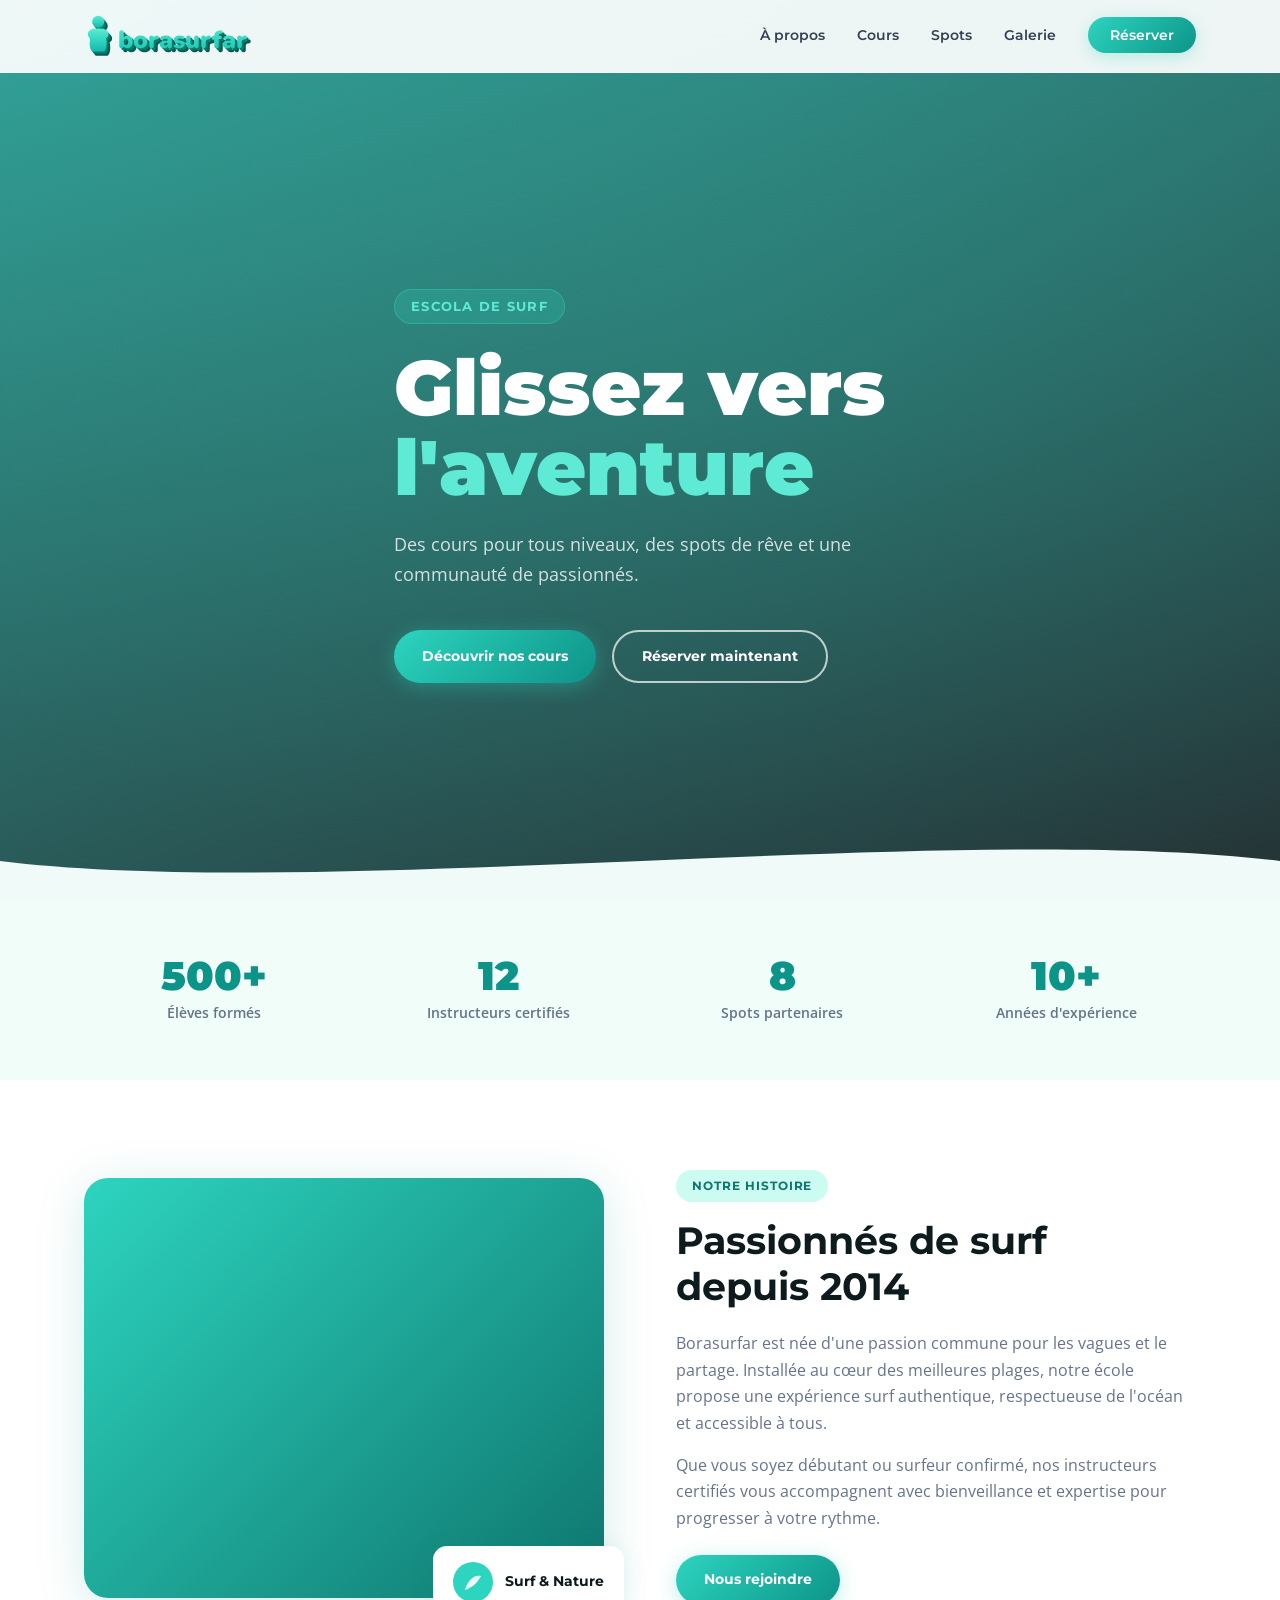
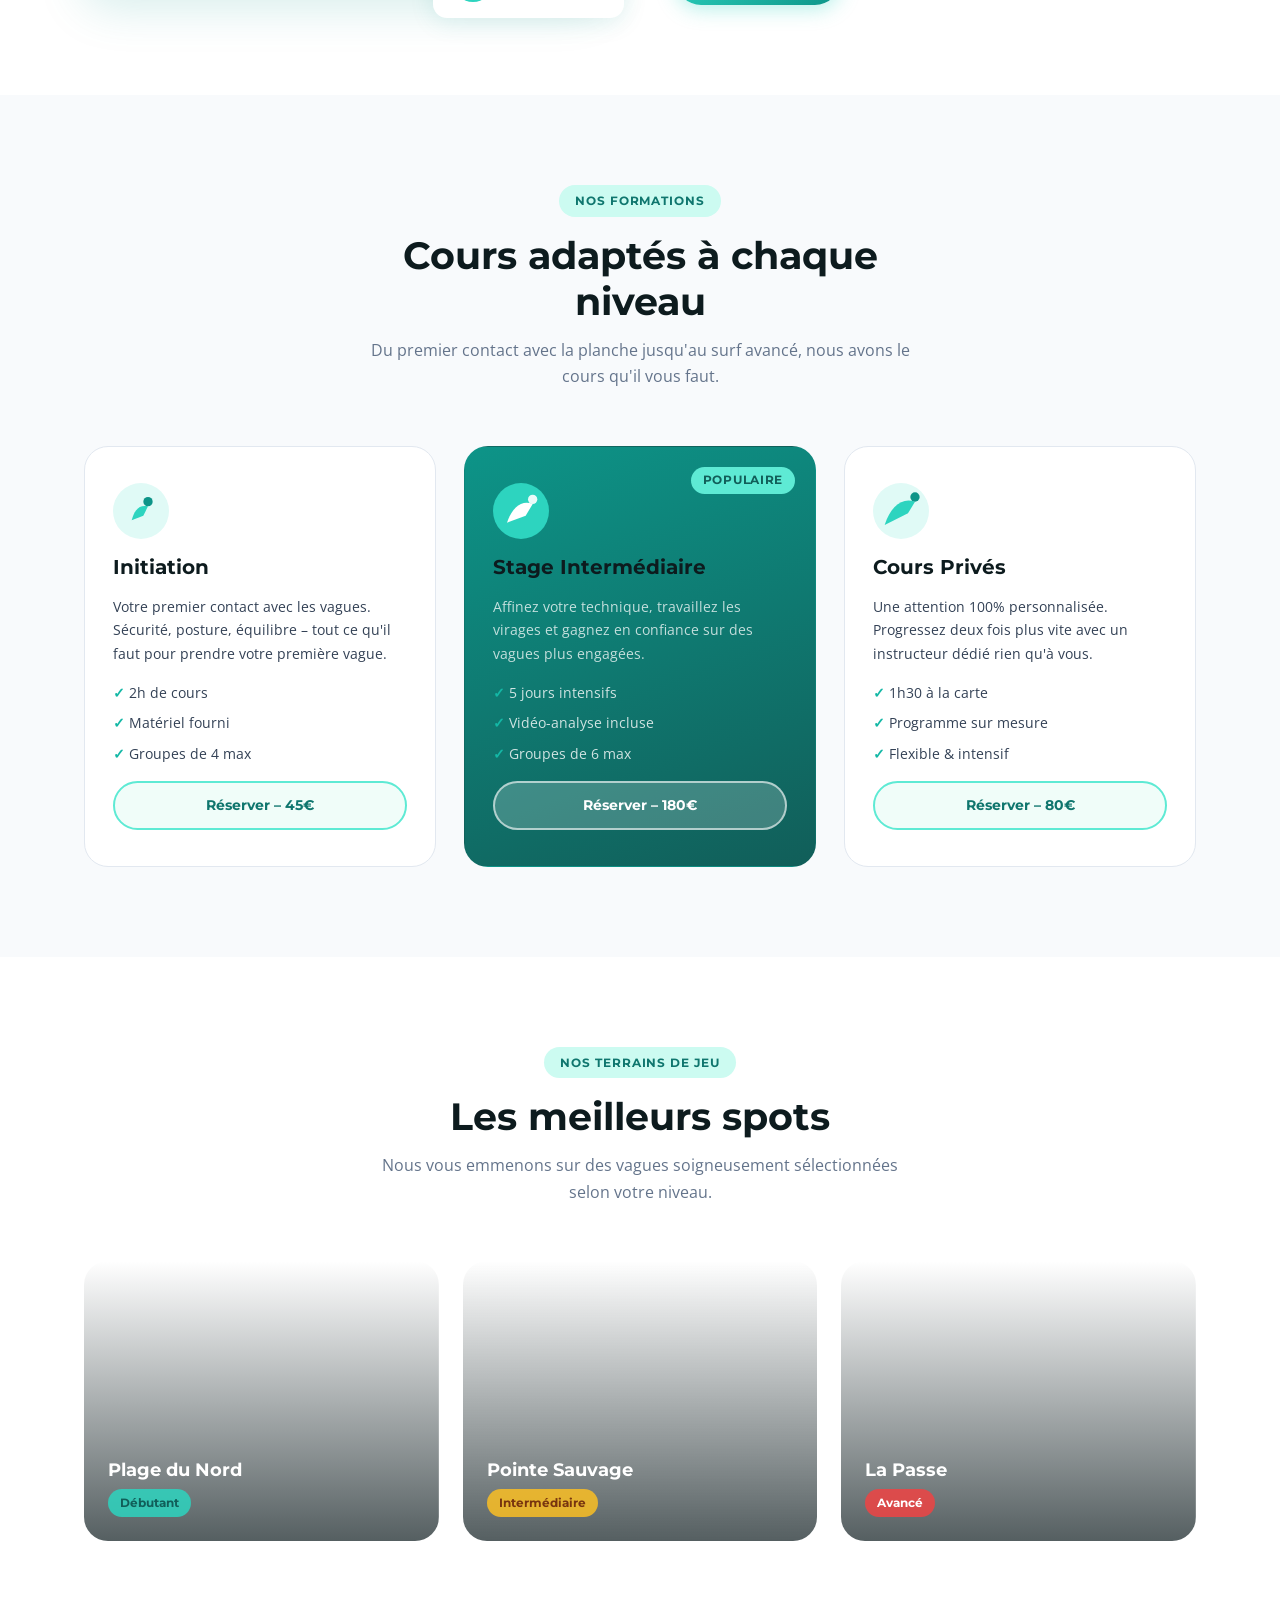
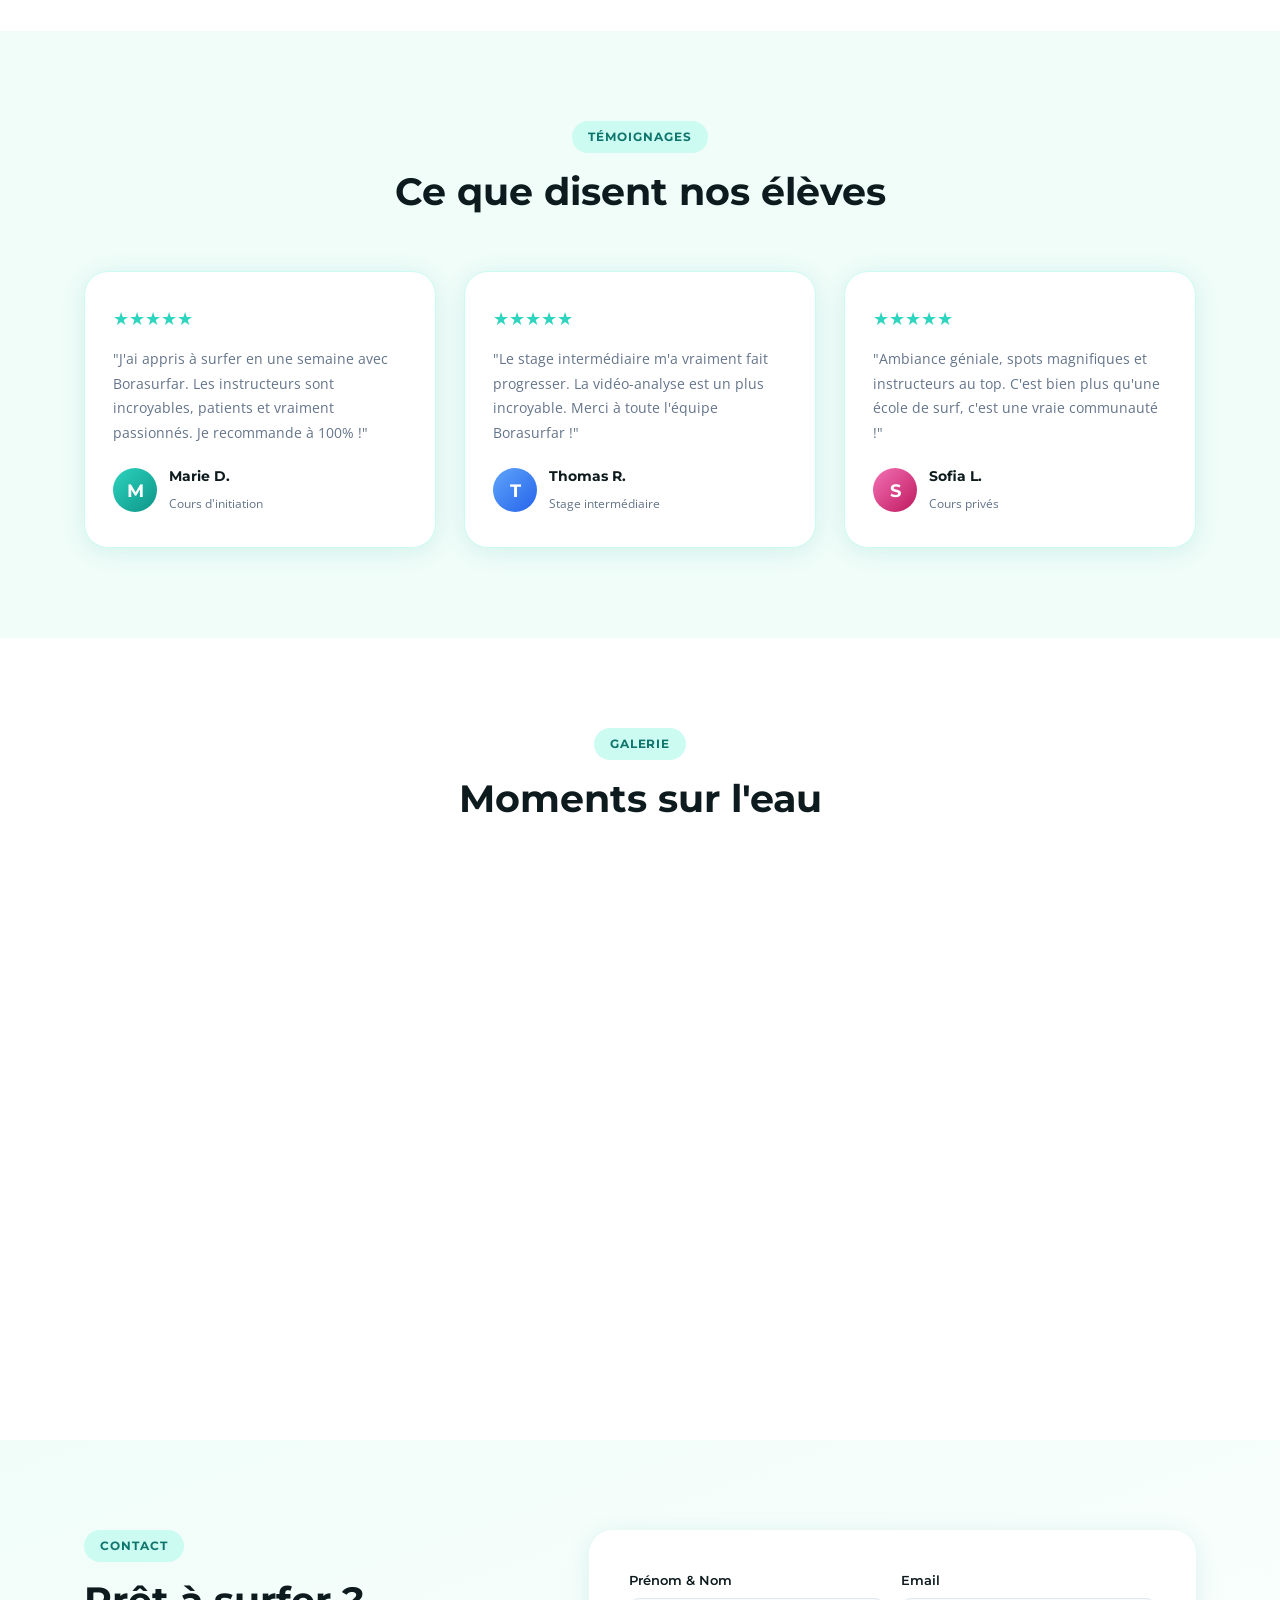
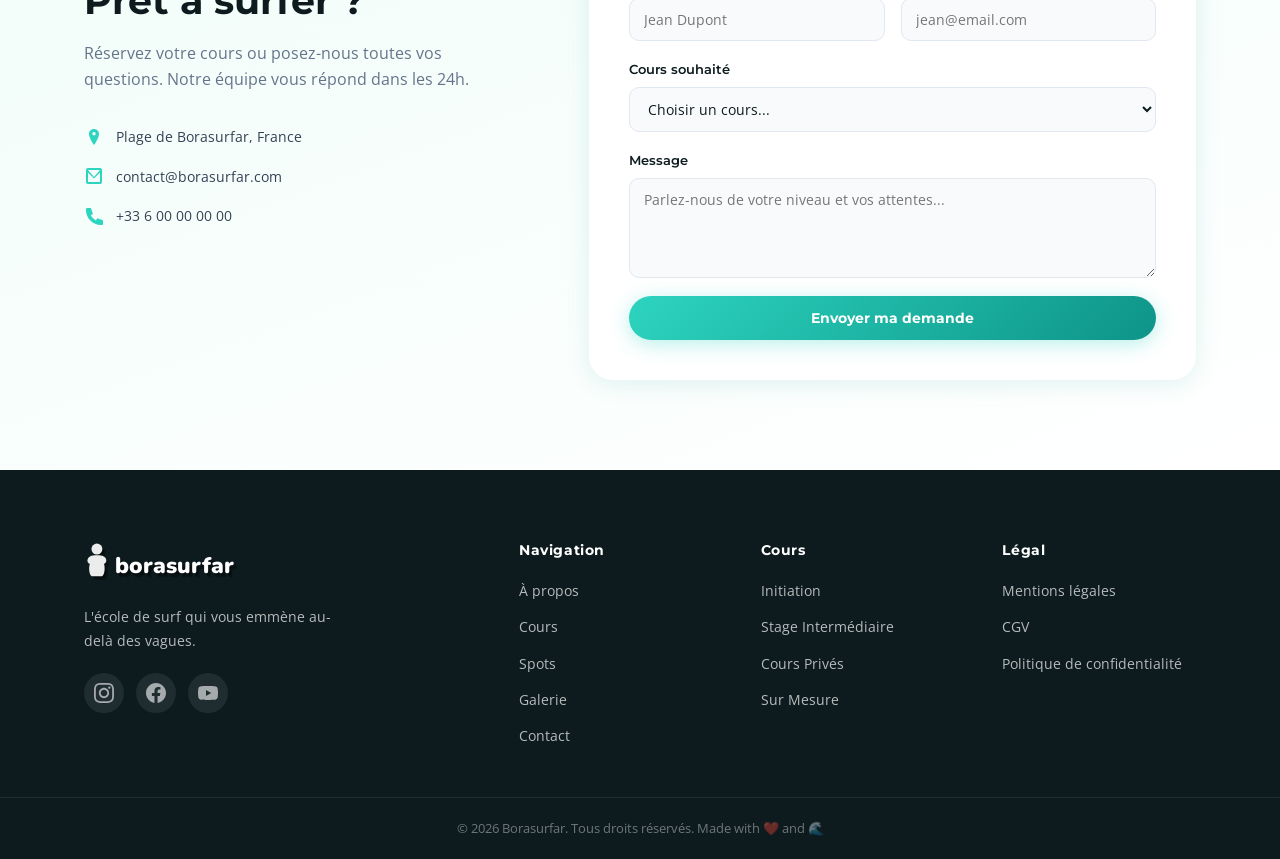
<file: index.html>
<!DOCTYPE html>
<html lang="fr">
<head>
  <meta charset="UTF-8" />
  <meta name="viewport" content="width=device-width, initial-scale=1.0" />
  <title>Borasurfar – Glissez vers l'aventure</title>
  <link rel="stylesheet" href="style.css" />
  <link href="https://fonts.googleapis.com/css2?family=Montserrat:wght@400;600;700;900&family=Nunito:wght@900&family=Open+Sans:wght@400;600&display=swap" rel="stylesheet" />
</head>
<body>

  <!-- ===== HEADER / NAV ===== -->
  <header class="header" id="top">
    <nav class="nav container">
      <a href="#top" class="logo">
        <svg class="logo-img" viewBox="0 0 300 62" fill="none" xmlns="http://www.w3.org/2000/svg">
          <defs>
            <linearGradient id="lg-front" x1="0" y1="0" x2="0" y2="1">
              <stop offset="0%" stop-color="#5eead4"/>
              <stop offset="55%" stop-color="#2dd4bf"/>
              <stop offset="100%" stop-color="#14b8a6"/>
            </linearGradient>
          </defs>
          <!-- === MEEPLE === -->
          <!-- depth layer 2 (darkest) -->
          <g transform="translate(5,6)" fill="#065c50">
            <circle cx="20" cy="11" r="8.5"/>
            <path d="M10 22 C4 25 4 32 9 34 C7 40 8 51 12 53 L28 53 C32 51 33 40 31 34 C36 32 36 25 30 22 C27 20 13 20 10 22Z"/>
          </g>
          <!-- depth layer 1 -->
          <g transform="translate(2.5,3)" fill="#0a7a6b">
            <circle cx="20" cy="11" r="8.5"/>
            <path d="M10 22 C4 25 4 32 9 34 C7 40 8 51 12 53 L28 53 C32 51 33 40 31 34 C36 32 36 25 30 22 C27 20 13 20 10 22Z"/>
          </g>
          <!-- front face -->
          <g fill="url(#lg-front)">
            <circle cx="20" cy="11" r="8.5"/>
            <path d="M10 22 C4 25 4 32 9 34 C7 40 8 51 12 53 L28 53 C32 51 33 40 31 34 C36 32 36 25 30 22 C27 20 13 20 10 22Z"/>
          </g>
          <!-- === TEXT === -->
          <!-- depth layer 2 (darkest) -->
          <text x="48" y="48" font-family="Nunito,Arial Rounded MT Bold,sans-serif" font-weight="900" font-size="35" fill="#065c50" transform="translate(5,6)">borasurfar</text>
          <!-- depth layer 1 -->
          <text x="48" y="48" font-family="Nunito,Arial Rounded MT Bold,sans-serif" font-weight="900" font-size="35" fill="#0a7a6b" transform="translate(2.5,3)">borasurfar</text>
          <!-- front face -->
          <text x="48" y="48" font-family="Nunito,Arial Rounded MT Bold,sans-serif" font-weight="900" font-size="35" fill="url(#lg-front)">borasurfar</text>
        </svg>
      </a>
      <ul class="nav-links">
        <li><a href="#about">À propos</a></li>
        <li><a href="#services">Cours</a></li>
        <li><a href="#spots">Spots</a></li>
        <li><a href="#gallery">Galerie</a></li>
        <li><a href="#contact" class="btn-nav">Réserver</a></li>
      </ul>
      <button class="hamburger" aria-label="Menu" id="hamburger">
        <span></span><span></span><span></span>
      </button>
    </nav>
  </header>

  <!-- ===== HERO ===== -->
  <section class="hero">
    <div class="hero-overlay"></div>
    <div class="hero-content container">
      <span class="hero-badge">Escola de Surf</span>
      <h1 class="hero-title">Glissez vers<br /><span>l'aventure</span></h1>
      <p class="hero-sub">Des cours pour tous niveaux, des spots de rêve et une communauté de passionnés.</p>
      <div class="hero-cta">
        <a href="#services" class="btn btn-primary">Découvrir nos cours</a>
        <a href="#contact" class="btn btn-outline">Réserver maintenant</a>
      </div>
    </div>
    <div class="wave-bottom">
      <svg viewBox="0 0 1440 80" preserveAspectRatio="none" xmlns="http://www.w3.org/2000/svg">
        <path d="M0,40 C360,80 1080,0 1440,40 L1440,80 L0,80 Z" fill="#f0faf9"/>
      </svg>
    </div>
  </section>

  <!-- ===== STATS ===== -->
  <section class="stats">
    <div class="container stats-grid">
      <div class="stat-item">
        <span class="stat-number">500+</span>
        <span class="stat-label">Élèves formés</span>
      </div>
      <div class="stat-item">
        <span class="stat-number">12</span>
        <span class="stat-label">Instructeurs certifiés</span>
      </div>
      <div class="stat-item">
        <span class="stat-number">8</span>
        <span class="stat-label">Spots partenaires</span>
      </div>
      <div class="stat-item">
        <span class="stat-number">10+</span>
        <span class="stat-label">Années d'expérience</span>
      </div>
    </div>
  </section>

  <!-- ===== ABOUT ===== -->
  <section class="about section" id="about">
    <div class="container about-grid">
      <div class="about-visual">
        <div class="about-img-wrap">
          <div class="about-shape"></div>
          <div class="about-badge-float">
            <svg width="40" height="40" viewBox="0 0 40 40" fill="none"><circle cx="20" cy="20" r="20" fill="#2dd4bf"/><path d="M12 28 C14 20 20 12 28 14 C24 22 18 26 12 28Z" fill="white" opacity="0.9"/></svg>
            <span>Surf & Nature</span>
          </div>
        </div>
      </div>
      <div class="about-text">
        <span class="section-tag">Notre histoire</span>
        <h2>Passionnés de surf<br />depuis 2014</h2>
        <p>Borasurfar est née d'une passion commune pour les vagues et le partage. Installée au cœur des meilleures plages, notre école propose une expérience surf authentique, respectueuse de l'océan et accessible à tous.</p>
        <p>Que vous soyez débutant ou surfeur confirmé, nos instructeurs certifiés vous accompagnent avec bienveillance et expertise pour progresser à votre rythme.</p>
        <a href="#contact" class="btn btn-primary">Nous rejoindre</a>
      </div>
    </div>
  </section>

  <!-- ===== SERVICES ===== -->
  <section class="services section" id="services">
    <div class="container">
      <div class="section-header">
        <span class="section-tag">Nos formations</span>
        <h2>Cours adaptés à chaque niveau</h2>
        <p>Du premier contact avec la planche jusqu'au surf avancé, nous avons le cours qu'il vous faut.</p>
      </div>
      <div class="services-grid">
        <div class="service-card">
          <div class="service-icon">
            <svg viewBox="0 0 48 48" fill="none" xmlns="http://www.w3.org/2000/svg">
              <circle cx="24" cy="24" r="24" fill="#e0faf6"/>
              <path d="M16 32 C18 24 22 18 30 20 L26 28 L16 32Z" fill="#2dd4bf"/>
              <circle cx="30" cy="16" r="4" fill="#0d9488"/>
            </svg>
          </div>
          <h3>Initiation</h3>
          <p>Votre premier contact avec les vagues. Sécurité, posture, équilibre – tout ce qu'il faut pour prendre votre première vague.</p>
          <ul>
            <li>2h de cours</li>
            <li>Matériel fourni</li>
            <li>Groupes de 4 max</li>
          </ul>
          <a href="#contact" class="btn btn-card">Réserver – 45€</a>
        </div>
        <div class="service-card service-card--featured">
          <div class="service-badge">Populaire</div>
          <div class="service-icon">
            <svg viewBox="0 0 48 48" fill="none" xmlns="http://www.w3.org/2000/svg">
              <circle cx="24" cy="24" r="24" fill="#2dd4bf"/>
              <path d="M12 34 C16 22 24 14 34 18 L28 28 L12 34Z" fill="white"/>
              <circle cx="34" cy="14" r="4" fill="white" opacity="0.9"/>
            </svg>
          </div>
          <h3>Stage Intermédiaire</h3>
          <p>Affinez votre technique, travaillez les virages et gagnez en confiance sur des vagues plus engagées.</p>
          <ul>
            <li>5 jours intensifs</li>
            <li>Vidéo-analyse incluse</li>
            <li>Groupes de 6 max</li>
          </ul>
          <a href="#contact" class="btn btn-card btn-card--white">Réserver – 180€</a>
        </div>
        <div class="service-card">
          <div class="service-icon">
            <svg viewBox="0 0 48 48" fill="none" xmlns="http://www.w3.org/2000/svg">
              <circle cx="24" cy="24" r="24" fill="#e0faf6"/>
              <path d="M10 36 C15 20 25 12 36 16 L30 26 L10 36Z" fill="#2dd4bf"/>
              <circle cx="36" cy="12" r="4" fill="#0d9488"/>
            </svg>
          </div>
          <h3>Cours Privés</h3>
          <p>Une attention 100% personnalisée. Progressez deux fois plus vite avec un instructeur dédié rien qu'à vous.</p>
          <ul>
            <li>1h30 à la carte</li>
            <li>Programme sur mesure</li>
            <li>Flexible & intensif</li>
          </ul>
          <a href="#contact" class="btn btn-card">Réserver – 80€</a>
        </div>
      </div>
    </div>
  </section>

  <!-- ===== SPOTS ===== -->
  <section class="spots section" id="spots">
    <div class="container">
      <div class="section-header">
        <span class="section-tag">Nos terrains de jeu</span>
        <h2>Les meilleurs spots</h2>
        <p>Nous vous emmenons sur des vagues soigneusement sélectionnées selon votre niveau.</p>
      </div>
      <div class="spots-grid">
        <div class="spot-card spot-card--1">
          <div class="spot-overlay">
            <h3>Plage du Nord</h3>
            <span class="spot-level spot-level--beginner">Débutant</span>
          </div>
        </div>
        <div class="spot-card spot-card--2">
          <div class="spot-overlay">
            <h3>Pointe Sauvage</h3>
            <span class="spot-level spot-level--inter">Intermédiaire</span>
          </div>
        </div>
        <div class="spot-card spot-card--3">
          <div class="spot-overlay">
            <h3>La Passe</h3>
            <span class="spot-level spot-level--advanced">Avancé</span>
          </div>
        </div>
      </div>
    </div>
  </section>

  <!-- ===== TESTIMONIALS ===== -->
  <section class="testimonials section">
    <div class="container">
      <div class="section-header">
        <span class="section-tag">Témoignages</span>
        <h2>Ce que disent nos élèves</h2>
      </div>
      <div class="testimonials-grid">
        <div class="testimonial-card">
          <div class="stars">★★★★★</div>
          <p>"J'ai appris à surfer en une semaine avec Borasurfar. Les instructeurs sont incroyables, patients et vraiment passionnés. Je recommande à 100% !"</p>
          <div class="testimonial-author">
            <div class="author-avatar author-avatar--1">M</div>
            <div>
              <strong>Marie D.</strong>
              <span>Cours d'initiation</span>
            </div>
          </div>
        </div>
        <div class="testimonial-card">
          <div class="stars">★★★★★</div>
          <p>"Le stage intermédiaire m'a vraiment fait progresser. La vidéo-analyse est un plus incroyable. Merci à toute l'équipe Borasurfar !"</p>
          <div class="testimonial-author">
            <div class="author-avatar author-avatar--2">T</div>
            <div>
              <strong>Thomas R.</strong>
              <span>Stage intermédiaire</span>
            </div>
          </div>
        </div>
        <div class="testimonial-card">
          <div class="stars">★★★★★</div>
          <p>"Ambiance géniale, spots magnifiques et instructeurs au top. C'est bien plus qu'une école de surf, c'est une vraie communauté !"</p>
          <div class="testimonial-author">
            <div class="author-avatar author-avatar--3">S</div>
            <div>
              <strong>Sofia L.</strong>
              <span>Cours privés</span>
            </div>
          </div>
        </div>
      </div>
    </div>
  </section>

  <!-- ===== GALLERY ===== -->
  <section class="gallery section" id="gallery">
    <div class="container">
      <div class="section-header">
        <span class="section-tag">Galerie</span>
        <h2>Moments sur l'eau</h2>
      </div>
      <div class="gallery-grid">
        <div class="gallery-item gallery-item--1"></div>
        <div class="gallery-item gallery-item--2"></div>
        <div class="gallery-item gallery-item--3"></div>
        <div class="gallery-item gallery-item--4"></div>
        <div class="gallery-item gallery-item--5"></div>
        <div class="gallery-item gallery-item--6"></div>
      </div>
    </div>
  </section>

  <!-- ===== CONTACT ===== -->
  <section class="contact section" id="contact">
    <div class="container contact-grid">
      <div class="contact-info">
        <span class="section-tag">Contact</span>
        <h2>Prêt à surfer ?</h2>
        <p>Réservez votre cours ou posez-nous toutes vos questions. Notre équipe vous répond dans les 24h.</p>
        <ul class="contact-details">
          <li>
            <svg width="20" height="20" viewBox="0 0 20 20" fill="none"><path d="M10 2C7.24 2 5 4.24 5 7c0 4.25 5 11 5 11s5-6.75 5-11c0-2.76-2.24-5-5-5zm0 6.5A1.5 1.5 0 1 1 10 5a1.5 1.5 0 0 1 0 3.5z" fill="#2dd4bf"/></svg>
            <span>Plage de Borasurfar, France</span>
          </li>
          <li>
            <svg width="20" height="20" viewBox="0 0 20 20" fill="none"><path d="M2 4a2 2 0 0 1 2-2h12a2 2 0 0 1 2 2v12a2 2 0 0 1-2 2H4a2 2 0 0 1-2-2V4zm2 0v.01L10 11 16 4H4zm0 2.41V16h12V6.41l-6 5.99-6-5.99z" fill="#2dd4bf"/></svg>
            <span>contact@borasurfar.com</span>
          </li>
          <li>
            <svg width="20" height="20" viewBox="0 0 20 20" fill="none"><path d="M2 3a1 1 0 0 1 1-1h3.28a1 1 0 0 1 .948.684l1.498 4.493a1 1 0 0 1-.502 1.21l-1.518.76a11.025 11.025 0 0 0 5.28 5.28l.76-1.518a1 1 0 0 1 1.21-.502l4.493 1.498A1 1 0 0 1 19 15v3a1 1 0 0 1-1 1h-1C8.716 19 2 12.284 2 4V3z" fill="#2dd4bf"/></svg>
            <span>+33 6 00 00 00 00</span>
          </li>
        </ul>
      </div>
      <form class="contact-form" onsubmit="handleSubmit(event)">
        <div class="form-row">
          <div class="form-group">
            <label for="name">Prénom & Nom</label>
            <input type="text" id="name" name="name" placeholder="Jean Dupont" required />
          </div>
          <div class="form-group">
            <label for="email">Email</label>
            <input type="email" id="email" name="email" placeholder="jean@email.com" required />
          </div>
        </div>
        <div class="form-group">
          <label for="cours">Cours souhaité</label>
          <select id="cours" name="cours">
            <option value="">Choisir un cours...</option>
            <option value="initiation">Initiation – 45€</option>
            <option value="stage">Stage Intermédiaire – 180€</option>
            <option value="prive">Cours Privé – 80€</option>
          </select>
        </div>
        <div class="form-group">
          <label for="message">Message</label>
          <textarea id="message" name="message" rows="4" placeholder="Parlez-nous de votre niveau et vos attentes..."></textarea>
        </div>
        <button type="submit" class="btn btn-primary btn-full">Envoyer ma demande</button>
        <div class="form-success" id="form-success">Message envoyé ! Nous vous répondons sous 24h.</div>
      </form>
    </div>
  </section>

  <!-- ===== FOOTER ===== -->
  <footer class="footer">
    <div class="container footer-grid">
      <div class="footer-brand">
        <svg class="footer-logo" viewBox="0 0 300 62" fill="none" xmlns="http://www.w3.org/2000/svg">
          <!-- === MEEPLE === -->
          <!-- depth layer 2 -->
          <g transform="translate(5,6)" fill="rgba(0,0,0,.35)">
            <circle cx="20" cy="11" r="8.5"/>
            <path d="M10 22 C4 25 4 32 9 34 C7 40 8 51 12 53 L28 53 C32 51 33 40 31 34 C36 32 36 25 30 22 C27 20 13 20 10 22Z"/>
          </g>
          <!-- depth layer 1 -->
          <g transform="translate(2.5,3)" fill="rgba(0,0,0,.2)">
            <circle cx="20" cy="11" r="8.5"/>
            <path d="M10 22 C4 25 4 32 9 34 C7 40 8 51 12 53 L28 53 C32 51 33 40 31 34 C36 32 36 25 30 22 C27 20 13 20 10 22Z"/>
          </g>
          <!-- front face -->
          <g fill="rgba(255,255,255,.92)">
            <circle cx="20" cy="11" r="8.5"/>
            <path d="M10 22 C4 25 4 32 9 34 C7 40 8 51 12 53 L28 53 C32 51 33 40 31 34 C36 32 36 25 30 22 C27 20 13 20 10 22Z"/>
          </g>
          <!-- === TEXT === -->
          <!-- depth layer 2 -->
          <text x="48" y="48" font-family="Nunito,Arial Rounded MT Bold,sans-serif" font-weight="900" font-size="35" fill="rgba(0,0,0,.35)" transform="translate(5,6)">borasurfar</text>
          <!-- depth layer 1 -->
          <text x="48" y="48" font-family="Nunito,Arial Rounded MT Bold,sans-serif" font-weight="900" font-size="35" fill="rgba(0,0,0,.2)" transform="translate(2.5,3)">borasurfar</text>
          <!-- front face -->
          <text x="48" y="48" font-family="Nunito,Arial Rounded MT Bold,sans-serif" font-weight="900" font-size="35" fill="white">borasurfar</text>
        </svg>
        <p>L'école de surf qui vous emmène au-delà des vagues.</p>
        <div class="social-links">
          <a href="#" aria-label="Instagram" class="social-link">
            <svg width="20" height="20" viewBox="0 0 24 24" fill="currentColor"><path d="M12 2.163c3.204 0 3.584.012 4.85.07 3.252.148 4.771 1.691 4.919 4.919.058 1.265.069 1.645.069 4.849 0 3.205-.012 3.584-.069 4.849-.149 3.225-1.664 4.771-4.919 4.919-1.266.058-1.644.07-4.85.07-3.204 0-3.584-.012-4.849-.07-3.26-.149-4.771-1.699-4.919-4.92-.058-1.265-.07-1.644-.07-4.849 0-3.204.013-3.583.07-4.849.149-3.227 1.664-4.771 4.919-4.919 1.266-.057 1.645-.069 4.849-.069zm0-2.163c-3.259 0-3.667.014-4.947.072-4.358.2-6.78 2.618-6.98 6.98-.059 1.281-.073 1.689-.073 4.948 0 3.259.014 3.668.072 4.948.2 4.358 2.618 6.78 6.98 6.98 1.281.058 1.689.072 4.948.072 3.259 0 3.668-.014 4.948-.072 4.354-.2 6.782-2.618 6.979-6.98.059-1.28.073-1.689.073-4.948 0-3.259-.014-3.667-.072-4.947-.196-4.354-2.617-6.78-6.979-6.98-1.281-.059-1.69-.073-4.949-.073zm0 5.838c-3.403 0-6.162 2.759-6.162 6.162s2.759 6.163 6.162 6.163 6.162-2.759 6.162-6.163c0-3.403-2.759-6.162-6.162-6.162zm0 10.162c-2.209 0-4-1.79-4-4 0-2.209 1.791-4 4-4s4 1.791 4 4c0 2.21-1.791 4-4 4zm6.406-11.845c-.796 0-1.441.645-1.441 1.44s.645 1.44 1.441 1.44c.795 0 1.439-.645 1.439-1.44s-.644-1.44-1.439-1.44z"/></svg>
          </a>
          <a href="#" aria-label="Facebook" class="social-link">
            <svg width="20" height="20" viewBox="0 0 24 24" fill="currentColor"><path d="M24 12.073c0-6.627-5.373-12-12-12s-12 5.373-12 12c0 5.99 4.388 10.954 10.125 11.854v-8.385H7.078v-3.47h3.047V9.43c0-3.007 1.792-4.669 4.533-4.669 1.312 0 2.686.235 2.686.235v2.953H15.83c-1.491 0-1.956.925-1.956 1.874v2.25h3.328l-.532 3.47h-2.796v8.385C19.612 23.027 24 18.062 24 12.073z"/></svg>
          </a>
          <a href="#" aria-label="YouTube" class="social-link">
            <svg width="20" height="20" viewBox="0 0 24 24" fill="currentColor"><path d="M23.495 6.205a3.007 3.007 0 0 0-2.088-2.088c-1.87-.501-9.396-.501-9.396-.501s-7.507-.01-9.396.501A3.007 3.007 0 0 0 .527 6.205a31.247 31.247 0 0 0-.522 5.805 31.247 31.247 0 0 0 .522 5.783 3.007 3.007 0 0 0 2.088 2.088c1.868.502 9.396.502 9.396.502s7.506 0 9.396-.502a3.007 3.007 0 0 0 2.088-2.088 31.247 31.247 0 0 0 .5-5.783 31.247 31.247 0 0 0-.5-5.805zM9.609 15.601V8.408l6.264 3.602z"/></svg>
          </a>
        </div>
      </div>
      <div class="footer-links">
        <h4>Navigation</h4>
        <ul>
          <li><a href="#about">À propos</a></li>
          <li><a href="#services">Cours</a></li>
          <li><a href="#spots">Spots</a></li>
          <li><a href="#gallery">Galerie</a></li>
          <li><a href="#contact">Contact</a></li>
        </ul>
      </div>
      <div class="footer-links">
        <h4>Cours</h4>
        <ul>
          <li><a href="#services">Initiation</a></li>
          <li><a href="#services">Stage Intermédiaire</a></li>
          <li><a href="#services">Cours Privés</a></li>
          <li><a href="#contact">Sur Mesure</a></li>
        </ul>
      </div>
      <div class="footer-links">
        <h4>Légal</h4>
        <ul>
          <li><a href="#">Mentions légales</a></li>
          <li><a href="#">CGV</a></li>
          <li><a href="#">Politique de confidentialité</a></li>
        </ul>
      </div>
    </div>
    <div class="footer-bottom">
      <div class="container">
        <p>© 2026 Borasurfar. Tous droits réservés. Made with ❤️ and 🌊</p>
      </div>
    </div>
  </footer>

  <script src="script.js"></script>
</body>
</html>
</file>
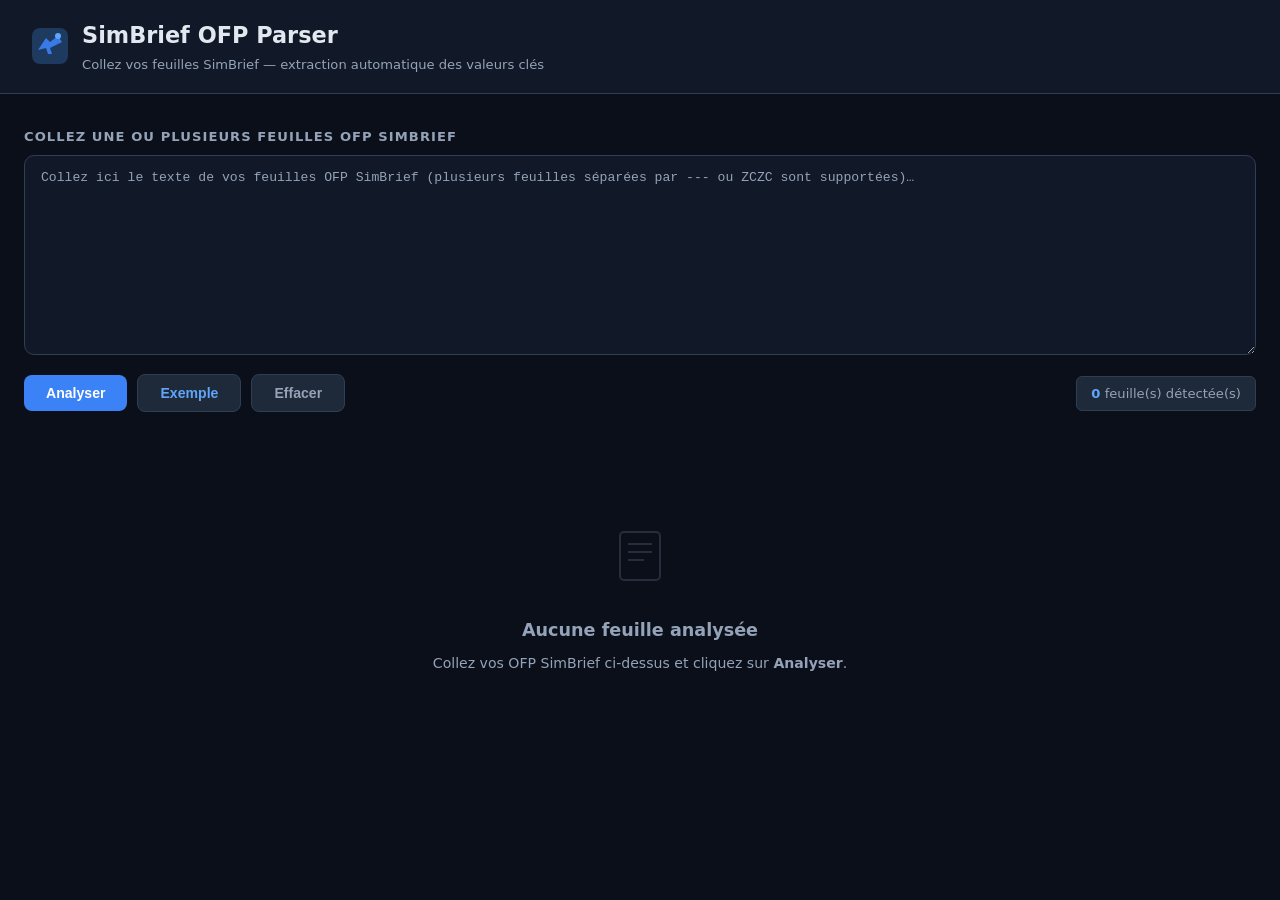
<file: simbrief.html>
<!DOCTYPE html>
<html lang="fr">
<head>
  <meta charset="UTF-8" />
  <meta name="viewport" content="width=device-width, initial-scale=1.0" />
  <title>SimBrief Parser – Extraction OFP</title>
  <style>
    *, *::before, *::after { box-sizing: border-box; margin: 0; padding: 0; }

    :root {
      --bg:        #0b0f1a;
      --bg2:       #111827;
      --bg3:       #1e2a3a;
      --border:    #2d3f55;
      --accent:    #3b82f6;
      --accent2:   #60a5fa;
      --green:     #22c55e;
      --yellow:    #eab308;
      --red:       #ef4444;
      --orange:    #f97316;
      --text:      #e2e8f0;
      --text-mute: #94a3b8;
      --radius:    10px;
    }

    html { scroll-behavior: smooth; }

    body {
      font-family: 'Segoe UI', system-ui, sans-serif;
      background: var(--bg);
      color: var(--text);
      min-height: 100vh;
      line-height: 1.6;
    }

    /* ── HEADER ── */
    header {
      background: var(--bg2);
      border-bottom: 1px solid var(--border);
      padding: 18px 32px;
      display: flex;
      align-items: center;
      gap: 14px;
    }
    header svg { flex-shrink: 0; }
    header h1 { font-size: 1.4rem; font-weight: 700; color: var(--text); }
    header p  { font-size: .82rem; color: var(--text-mute); }

    /* ── LAYOUT ── */
    main {
      max-width: 1400px;
      margin: 0 auto;
      padding: 32px 24px 64px;
    }

    /* ── INPUT ZONE ── */
    .input-section { margin-bottom: 32px; }
    .input-label {
      font-size: .82rem;
      font-weight: 600;
      color: var(--text-mute);
      text-transform: uppercase;
      letter-spacing: .08em;
      margin-bottom: 8px;
      display: block;
    }
    .textarea-wrap { position: relative; }
    textarea#ofp-input {
      width: 100%;
      height: 200px;
      background: var(--bg2);
      border: 1.5px solid var(--border);
      border-radius: var(--radius);
      color: var(--text);
      font-family: 'Courier New', monospace;
      font-size: .82rem;
      padding: 14px 16px;
      resize: vertical;
      outline: none;
      transition: border-color .2s;
    }
    textarea#ofp-input:focus { border-color: var(--accent); }
    textarea#ofp-input::placeholder { color: var(--text-mute); }

    .controls {
      display: flex;
      gap: 10px;
      margin-top: 12px;
      flex-wrap: wrap;
      align-items: center;
    }
    button {
      padding: 10px 22px;
      border-radius: 8px;
      border: none;
      font-size: .88rem;
      font-weight: 600;
      cursor: pointer;
      transition: opacity .15s, transform .1s;
    }
    button:hover { opacity: .88; transform: translateY(-1px); }
    button:active { transform: translateY(0); }

    .btn-parse  { background: var(--accent);  color: #fff; }
    .btn-clear  { background: var(--bg3);     color: var(--text-mute); border: 1px solid var(--border); }
    .btn-sample { background: var(--bg3);     color: var(--accent2);   border: 1px solid var(--border); }

    .info-count {
      margin-left: auto;
      font-size: .82rem;
      color: var(--text-mute);
      background: var(--bg3);
      border: 1px solid var(--border);
      border-radius: 6px;
      padding: 6px 14px;
    }
    .info-count span { color: var(--accent2); font-weight: 700; }

    /* ── RESULTS HEADER ── */
    .results-header {
      display: flex;
      align-items: center;
      justify-content: space-between;
      margin-bottom: 20px;
      flex-wrap: wrap;
      gap: 12px;
    }
    .results-header h2 { font-size: 1.05rem; font-weight: 700; color: var(--text-mute); }
    .results-header .badge {
      background: var(--accent);
      color: #fff;
      font-size: .72rem;
      font-weight: 700;
      padding: 3px 10px;
      border-radius: 50px;
      margin-left: 10px;
    }

    /* ── FLIGHT CARDS GRID ── */
    .flights-grid {
      display: grid;
      grid-template-columns: repeat(auto-fill, minmax(400px, 1fr));
      gap: 20px;
    }

    .flight-card {
      background: var(--bg2);
      border: 1px solid var(--border);
      border-radius: 14px;
      overflow: hidden;
    }

    .card-header {
      background: var(--bg3);
      padding: 14px 20px;
      display: flex;
      align-items: center;
      justify-content: space-between;
      border-bottom: 1px solid var(--border);
    }
    .card-route {
      display: flex;
      align-items: center;
      gap: 10px;
      font-weight: 700;
      font-size: 1.05rem;
    }
    .card-route .icao {
      background: var(--accent);
      color: #fff;
      padding: 3px 10px;
      border-radius: 6px;
      font-size: .88rem;
      letter-spacing: .04em;
    }
    .card-route .arrow { color: var(--text-mute); font-size: 1.1rem; }
    .card-meta {
      font-size: .76rem;
      color: var(--text-mute);
      text-align: right;
    }
    .card-meta .flight-num { color: var(--accent2); font-weight: 700; font-size: .82rem; }

    .card-body { padding: 18px 20px; }

    /* ── SECTIONS WITHIN CARD ── */
    .data-section { margin-bottom: 18px; }
    .data-section:last-child { margin-bottom: 0; }
    .data-section-title {
      font-size: .7rem;
      font-weight: 700;
      text-transform: uppercase;
      letter-spacing: .1em;
      color: var(--text-mute);
      margin-bottom: 10px;
      display: flex;
      align-items: center;
      gap: 7px;
    }
    .data-section-title::after {
      content: '';
      flex: 1;
      height: 1px;
      background: var(--border);
    }

    .data-grid {
      display: grid;
      grid-template-columns: repeat(auto-fill, minmax(140px, 1fr));
      gap: 10px;
    }

    .data-item {
      background: var(--bg3);
      border: 1px solid var(--border);
      border-radius: 8px;
      padding: 10px 12px;
    }
    .data-item .label {
      font-size: .68rem;
      font-weight: 700;
      text-transform: uppercase;
      letter-spacing: .06em;
      color: var(--text-mute);
      margin-bottom: 4px;
    }
    .data-item .value {
      font-size: 1.05rem;
      font-weight: 700;
      font-family: 'Courier New', monospace;
      color: var(--text);
    }
    .data-item .unit {
      font-size: .68rem;
      color: var(--text-mute);
      margin-left: 3px;
    }

    /* Colour coding */
    .data-item.fuel  .value { color: #fbbf24; }
    .data-item.vspd  .value { color: #34d399; }
    .data-item.weight .value { color: #a78bfa; }
    .data-item.perf  .value { color: var(--accent2); }
    .data-item.missing .value { color: var(--border); font-size: .78rem; font-weight: 500; }

    /* ── EMPTY / PLACEHOLDER ── */
    .empty-state {
      text-align: center;
      padding: 80px 20px;
      color: var(--text-mute);
    }
    .empty-state svg { margin: 0 auto 20px; opacity: .3; }
    .empty-state h3 { font-size: 1.1rem; margin-bottom: 8px; }
    .empty-state p  { font-size: .88rem; }

    /* ── TOAST ── */
    .toast {
      position: fixed;
      bottom: 24px; right: 24px;
      background: var(--bg3);
      border: 1px solid var(--border);
      color: var(--text);
      padding: 12px 20px;
      border-radius: 10px;
      font-size: .85rem;
      font-weight: 600;
      box-shadow: 0 8px 32px rgba(0,0,0,.4);
      transform: translateY(80px);
      opacity: 0;
      transition: transform .3s, opacity .3s;
      z-index: 999;
    }
    .toast.show { transform: translateY(0); opacity: 1; }
    .toast.ok   { border-color: var(--green); color: var(--green); }
    .toast.err  { border-color: var(--red);   color: var(--red); }

    /* ── RESPONSIVE ── */
    @media (max-width: 640px) {
      header { padding: 14px 16px; }
      main   { padding: 20px 14px 48px; }
      .flights-grid { grid-template-columns: 1fr; }
      .data-grid { grid-template-columns: repeat(2, 1fr); }
    }
  </style>
</head>
<body>

  <!-- HEADER -->
  <header>
    <svg width="36" height="36" viewBox="0 0 36 36" fill="none" xmlns="http://www.w3.org/2000/svg">
      <rect width="36" height="36" rx="8" fill="#1e3a5f"/>
      <path d="M6 22 L14 10 L18 14 L26 8 L30 14 L18 20 L20 26 L16 26 L14 20 Z" fill="#3b82f6" opacity=".9"/>
      <circle cx="26" cy="8" r="3" fill="#60a5fa"/>
    </svg>
    <div>
      <h1>SimBrief OFP Parser</h1>
      <p>Collez vos feuilles SimBrief — extraction automatique des valeurs clés</p>
    </div>
  </header>

  <main>

    <!-- INPUT -->
    <div class="input-section">
      <label class="input-label" for="ofp-input">Collez une ou plusieurs feuilles OFP SimBrief</label>
      <div class="textarea-wrap">
        <textarea id="ofp-input" placeholder="Collez ici le texte de vos feuilles OFP SimBrief (plusieurs feuilles séparées par --- ou ZCZC sont supportées)…"></textarea>
      </div>
      <div class="controls">
        <button class="btn-parse"  onclick="parseAll()">Analyser</button>
        <button class="btn-sample" onclick="loadSample()">Exemple</button>
        <button class="btn-clear"  onclick="clearAll()">Effacer</button>
        <div class="info-count" id="info-count"><span id="count-val">0</span> feuille(s) détectée(s)</div>
      </div>
    </div>

    <!-- RESULTS -->
    <div id="results-area">
      <div class="empty-state">
        <svg width="64" height="64" viewBox="0 0 64 64" fill="none">
          <rect x="12" y="8" width="40" height="48" rx="4" stroke="#64748b" stroke-width="2" fill="none"/>
          <line x1="20" y1="20" x2="44" y2="20" stroke="#64748b" stroke-width="2"/>
          <line x1="20" y1="28" x2="44" y2="28" stroke="#64748b" stroke-width="2"/>
          <line x1="20" y1="36" x2="36" y2="36" stroke="#64748b" stroke-width="2"/>
        </svg>
        <h3>Aucune feuille analysée</h3>
        <p>Collez vos OFP SimBrief ci-dessus et cliquez sur <strong>Analyser</strong>.</p>
      </div>
    </div>

  </main>

  <!-- TOAST -->
  <div class="toast" id="toast"></div>

  <script>
  // ─────────────────────────────────────────────
  //  SAMPLE DATA (realistic SimBrief OFP format)
  // ─────────────────────────────────────────────
  const SAMPLE = `
ACARS OUT ................ 0855Z
ACARS OFF ................ 0900Z

OFP AFR1234/01 LFPG/EGLL
AIRCRAFT TYPE: A320
REG: F-GKXT   CI: 30

LFPG  CDG  PARIS  ->  EGLL  LHR  LONDON

FLIGHT PLAN

FUEL SUMMARY
TRIP FUEL        3200 KG
ALTN FUEL         820 KG
FINAL RESERVE     680 KG
CONTINGENCY       160 KG
EXTRA FUEL          0 KG
TAXI              230 KG
BLOCK FUEL       5090 KG

WEIGHTS
ZFW             60400 KG
EZFW            62000 KG
TOW             65490 KG
LDW             62290 KG

TAKEOFF PERFORMANCE   RWY 27L
V1     138 KT
VR     143 KT
V2     148 KT
FLEX   52 DEG
TRIM    0.0 UP
FLAPS  1+F

CRUISE FL320 / M.78

---

OFP BAW456/02 EGLL/KJFK
AIRCRAFT TYPE: B777
REG: G-VIIA   CI: 80

EGLL  LHR  LONDON  ->  KJFK  NEW YORK

FUEL SUMMARY
TRIP FUEL       55400 KG
ALTN FUEL        3200 KG
FINAL RESERVE    2800 KG
CONTINGENCY      2770 KG
EXTRA FUEL       1000 KG
TAXI              400 KG
BLOCK FUEL      65570 KG

WEIGHTS
ZFW            226300 KG
EZFW           228000 KG
TOW            291870 KG
LDW            236170 KG

TAKEOFF PERFORMANCE   RWY 09R
V1     168 KT
VR     173 KT
V2     178 KT
FLEX   OFF (TOGA)
TRIM    1.5 DN
FLAPS  5

CRUISE FL380 / M.84

---

OFP EZY789/03 LFMN/LEMD
AIRCRAFT TYPE: A320
REG: G-EZAB   CI: 50

LFMN  NCE  NICE  ->  LEMD  MAD  MADRID

FUEL SUMMARY
TRIP FUEL        4100 KG
ALTN FUEL         900 KG
FINAL RESERVE     680 KG
CONTINGENCY       205 KG
EXTRA FUEL          0 KG
TAXI              230 KG
BLOCK FUEL       6115 KG

WEIGHTS
ZFW             63200 KG
EZFW            65000 KG
TOW             69315 KG
LDW             65215 KG

TAKEOFF PERFORMANCE   RWY 04R
V1     140 KT
VR     145 KT
V2     150 KT
FLEX   48 DEG
TRIM    0.5 UP
FLAPS  2

CRUISE FL350 / M.79
`.trim();

  // ─────────────────────────────────────────────
  //  SHEET SPLITTER
  // ─────────────────────────────────────────────
  function splitSheets(raw) {
    // Split on common SimBrief separators: ---, ZCZC, or a new OFP header
    const parts = raw.split(/(?=\bOFP\s+\w+\/\d+)|---+|\bZCZC\b/i)
      .map(s => s.trim())
      .filter(s => s.length > 40);
    return parts.length ? parts : [raw.trim()];
  }

  // ─────────────────────────────────────────────
  //  PARSE ONE SHEET
  // ─────────────────────────────────────────────
  function parseSheet(text) {
    const find = (patterns) => {
      for (const re of patterns) {
        const m = text.match(re);
        if (m) return m[1].trim();
      }
      return null;
    };

    // ── Route ──
    const dep = find([
      /^OFP\s+\S+\s+(\w{4})\//im,
      /\b([A-Z]{4})\s+\S+\s+\S+\s*->/im,
      /DEP(?:ARTURE)?[:\s]+([A-Z]{4})/im,
    ]);
    const arr = find([
      /^OFP\s+\S+\s+\w{4}\/(\w{4})/im,
      /->\s+(\w{4})/im,
      /DEST(?:INATION)?[:\s]+([A-Z]{4})/im,
    ]);

    // ── Flight number ──
    const flightNum = find([
      /^OFP\s+(\S+)\s/im,
      /FLT(?:NR|NO)?[:\s]+(\S+)/im,
    ]);

    // ── Aircraft ──
    const acType = find([
      /AIRCRAFT\s+TYPE[:\s]+(\S+)/im,
      /AC\s*TYPE[:\s]+(\S+)/im,
      /\bTYPE\b[:\s]+([A-Z][0-9A-Z]{2,5})/im,
    ]);
    const reg = find([
      /REG(?:ISTRATION)?[:\s]+([A-Z0-9\-]+)/im,
    ]);

    // ── Fuel (kg or lbs) ──
    const fuelVal = (patterns) => {
      const v = find(patterns);
      if (!v) return null;
      const num = v.replace(/[^\d]/g, '');
      return num ? parseInt(num, 10).toLocaleString('fr-FR') : null;
    };

    const block   = fuelVal([/BLOCK\s+FUEL[\s:]+([0-9][0-9 ]+)/im, /BLOCKFUEL[\s:]+([0-9][0-9 ]+)/im]);
    const trip    = fuelVal([/TRIP\s+FUEL[\s:]+([0-9][0-9 ]+)/im,  /TRIPFUEL[\s:]+([0-9][0-9 ]+)/im]);
    const altn    = fuelVal([/ALTN\s+FUEL[\s:]+([0-9][0-9 ]+)/im,  /ALTERNATE\s+FUEL[\s:]+([0-9][0-9 ]+)/im]);
    const resrv   = fuelVal([/FINAL\s+RESERVE[\s:]+([0-9][0-9 ]+)/im, /RESERVE[\s:]+([0-9][0-9 ]+)/im]);
    const cont    = fuelVal([/CONTINGENCY[\s:]+([0-9][0-9 ]+)/im]);
    const taxi    = fuelVal([/TAXI[\s:]+([0-9][0-9 ]+)/im]);
    const extra   = fuelVal([/EXTRA\s+FUEL[\s:]+([0-9][0-9 ]+)/im]);

    // ── V-speeds ──
    const vspd = (patterns) => {
      const v = find(patterns);
      return v ? v.replace(/[^\d]/g, '').slice(0, 4) : null;
    };

    // Try combined V1/VR/V2 first
    const combo = text.match(/V1\s*\/\s*VR\s*\/\s*V2[\s:]+(\d+)\s*\/\s*(\d+)\s*\/\s*(\d+)/im);
    const v1 = combo ? combo[1] : vspd([/\bV1[\s:]+(\d{2,4})/im]);
    const vr = combo ? combo[2] : vspd([/\bVR[\s:]+(\d{2,4})/im]);
    const v2 = combo ? combo[3] : vspd([/\bV2[\s:]+(\d{2,4})/im]);

    const flex  = find([/FLEX[\s:]+(\S+)/im]);
    const flaps = find([/FLAPS[\s:]+(\S+)/im]);
    const trim  = find([/TRIM[\s:]+(\S+)/im]);

    // ── Weights ──
    const wt = (patterns) => {
      const v = fuelVal(patterns);
      return v;
    };
    const zfw = wt([/ZFW[\s:]+([0-9][0-9 ]+)/im]);
    const tow = wt([/TOW[\s:]+([0-9][0-9 ]+)/im]);
    const ldw = wt([/LDW[\s:]+([0-9][0-9 ]+)/im]);

    // ── Cruise ──
    const fl    = find([/CRUISE\s+FL(\d{2,3})/im, /\bFL\s*(\d{2,3})\b/im]);
    const mach  = find([/M\.([\d]{2,3})\b/im]);

    // ── Runway ──
    const rwy = find([/RWY\s+([0-9]{2}[LRC]?)/im, /RUNWAY[\s:]+([0-9]{2}[LRC]?)/im]);

    return {
      dep, arr, flightNum, acType, reg,
      fuel: { block, trip, altn, resrv, cont, taxi, extra },
      vspeeds: { v1, vr, v2, flex, flaps, trim },
      weights: { zfw, tow, ldw },
      cruise: { fl, mach },
      rwy,
    };
  }

  // ─────────────────────────────────────────────
  //  RENDER ONE CARD
  // ─────────────────────────────────────────────
  function renderCard(data, index) {
    const { dep, arr, flightNum, acType, reg, fuel, vspeeds, weights, cruise, rwy } = data;

    const item = (label, value, cls = '', unit = '') => {
      const missing = !value;
      return `<div class="data-item ${cls} ${missing ? 'missing' : ''}">
        <div class="label">${label}</div>
        <div class="value">${missing ? '—' : value}<span class="unit">${missing ? '' : unit}</span></div>
      </div>`;
    };

    return `
    <div class="flight-card">
      <div class="card-header">
        <div class="card-route">
          <span class="icao">${dep || '????'}</span>
          <span class="arrow">→</span>
          <span class="icao">${arr || '????'}</span>
        </div>
        <div class="card-meta">
          <div class="flight-num">${flightNum || `Vol #${index + 1}`}</div>
          <div>${acType || ''}${reg ? ' · ' + reg : ''}</div>
          ${rwy ? `<div>RWY ${rwy}</div>` : ''}
        </div>
      </div>
      <div class="card-body">

        <div class="data-section">
          <div class="data-section-title">Carburant</div>
          <div class="data-grid">
            ${item('Block (total)', fuel.block,  'fuel', 'kg')}
            ${item('Trip',          fuel.trip,   'fuel', 'kg')}
            ${item('Altn',          fuel.altn,   'fuel', 'kg')}
            ${item('Réserve',       fuel.resrv,  'fuel', 'kg')}
            ${item('Contingence',   fuel.cont,   'fuel', 'kg')}
            ${item('Taxi',          fuel.taxi,   'fuel', 'kg')}
            ${item('Extra',         fuel.extra,  'fuel', 'kg')}
          </div>
        </div>

        <div class="data-section">
          <div class="data-section-title">Vitesses décollage</div>
          <div class="data-grid">
            ${item('V1',    vspeeds.v1,   'vspd', 'kt')}
            ${item('VR',    vspeeds.vr,   'vspd', 'kt')}
            ${item('V2',    vspeeds.v2,   'vspd', 'kt')}
            ${item('FLEX / TOGA', vspeeds.flex,  'vspd', vspeeds.flex && vspeeds.flex.match(/\d/) ? '°' : '')}
            ${item('Volets',  vspeeds.flaps, 'vspd')}
            ${item('Trim',    vspeeds.trim,  'vspd')}
          </div>
        </div>

        <div class="data-section">
          <div class="data-section-title">Masses</div>
          <div class="data-grid">
            ${item('ZFW',  weights.zfw, 'weight', 'kg')}
            ${item('TOW',  weights.tow, 'weight', 'kg')}
            ${item('LDW',  weights.ldw, 'weight', 'kg')}
          </div>
        </div>

        <div class="data-section">
          <div class="data-section-title">Croisière</div>
          <div class="data-grid">
            ${item('FL',   cruise.fl   ? 'FL' + cruise.fl   : null, 'perf')}
            ${item('Mach', cruise.mach ? 'M.' + cruise.mach : null, 'perf')}
          </div>
        </div>

      </div>
    </div>`;
  }

  // ─────────────────────────────────────────────
  //  MAIN PARSE + RENDER
  // ─────────────────────────────────────────────
  function parseAll() {
    const raw = document.getElementById('ofp-input').value.trim();
    if (!raw) { showToast('Collez d\'abord une feuille OFP.', 'err'); return; }

    const sheets = splitSheets(raw);
    document.getElementById('count-val').textContent = sheets.length;

    const results = sheets.map(parseSheet);
    const area = document.getElementById('results-area');

    area.innerHTML = `
      <div class="results-header">
        <h2>Résultats <span class="badge">${results.length} vol${results.length > 1 ? 's' : ''}</span></h2>
      </div>
      <div class="flights-grid">
        ${results.map((d, i) => renderCard(d, i)).join('')}
      </div>`;

    showToast(`${results.length} feuille${results.length > 1 ? 's' : ''} analysée${results.length > 1 ? 's' : ''} avec succès.`, 'ok');
  }

  function clearAll() {
    document.getElementById('ofp-input').value = '';
    document.getElementById('count-val').textContent = '0';
    document.getElementById('results-area').innerHTML = `
      <div class="empty-state">
        <svg width="64" height="64" viewBox="0 0 64 64" fill="none">
          <rect x="12" y="8" width="40" height="48" rx="4" stroke="#64748b" stroke-width="2" fill="none"/>
          <line x1="20" y1="20" x2="44" y2="20" stroke="#64748b" stroke-width="2"/>
          <line x1="20" y1="28" x2="44" y2="28" stroke="#64748b" stroke-width="2"/>
          <line x1="20" y1="36" x2="36" y2="36" stroke="#64748b" stroke-width="2"/>
        </svg>
        <h3>Aucune feuille analysée</h3>
        <p>Collez vos OFP SimBrief ci-dessus et cliquez sur <strong>Analyser</strong>.</p>
      </div>`;
  }

  function loadSample() {
    document.getElementById('ofp-input').value = SAMPLE;
    const sheets = splitSheets(SAMPLE);
    document.getElementById('count-val').textContent = sheets.length;
    showToast('3 exemples de feuilles chargés.', 'ok');
  }

  // Live count on input
  document.getElementById('ofp-input').addEventListener('input', () => {
    const raw = document.getElementById('ofp-input').value.trim();
    if (!raw) { document.getElementById('count-val').textContent = '0'; return; }
    document.getElementById('count-val').textContent = splitSheets(raw).length;
  });

  // ── TOAST ──
  let toastTimer;
  function showToast(msg, type = '') {
    const el = document.getElementById('toast');
    el.textContent = msg;
    el.className = 'toast show ' + type;
    clearTimeout(toastTimer);
    toastTimer = setTimeout(() => { el.className = 'toast'; }, 3500);
  }
  </script>
</body>
</html>
</file>
<file: style.css>
/* ===== RESET & BASE ===== */
*, *::before, *::after { box-sizing: border-box; margin: 0; padding: 0; }

:root {
  --teal-50:  #f0fdf9;
  --teal-100: #ccfbf1;
  --teal-300: #5eead4;
  --teal-400: #2dd4bf;
  --teal-500: #14b8a6;
  --teal-600: #0d9488;
  --teal-700: #0f766e;
  --teal-800: #115e59;
  --dark:     #0d1b1e;
  --dark-2:   #1a2e32;
  --gray-50:  #f8fafc;
  --gray-100: #f1f5f9;
  --gray-200: #e2e8f0;
  --gray-500: #64748b;
  --gray-700: #334155;
  --white:    #ffffff;
  --shadow:   0 4px 24px rgba(13,148,136,.12);
  --shadow-lg:0 8px 48px rgba(13,148,136,.18);
  --radius:   14px;
  --radius-lg:24px;
  --font-head:'Montserrat', sans-serif;
  --font-body:'Open Sans', sans-serif;
  --transition: .25s ease;
}

html { scroll-behavior: smooth; }

body {
  font-family: var(--font-body);
  color: var(--gray-700);
  background: var(--white);
  line-height: 1.65;
  overflow-x: hidden;
}

.container {
  max-width: 1160px;
  margin-inline: auto;
  padding-inline: 24px;
}

a { text-decoration: none; color: inherit; }
ul { list-style: none; }
img { max-width: 100%; display: block; }

/* ===== BUTTONS ===== */
.btn {
  display: inline-flex;
  align-items: center;
  gap: 8px;
  padding: 13px 28px;
  border-radius: 50px;
  font-family: var(--font-head);
  font-weight: 700;
  font-size: .9rem;
  transition: transform var(--transition), box-shadow var(--transition), background var(--transition);
  cursor: pointer;
  border: none;
}
.btn:hover { transform: translateY(-2px); }

.btn-primary {
  background: linear-gradient(135deg, var(--teal-400), var(--teal-600));
  color: var(--white);
  box-shadow: 0 4px 20px rgba(45,212,191,.35);
}
.btn-primary:hover { box-shadow: 0 8px 32px rgba(45,212,191,.5); }

.btn-outline {
  background: transparent;
  color: var(--white);
  border: 2px solid rgba(255,255,255,.7);
}
.btn-outline:hover { background: rgba(255,255,255,.1); }

.btn-full { width: 100%; justify-content: center; }

.btn-card {
  background: var(--teal-50);
  color: var(--teal-700);
  border: 2px solid var(--teal-300);
  padding: 11px 24px;
  font-size: .85rem;
  width: 100%;
  justify-content: center;
  margin-top: auto;
}
.btn-card:hover { background: var(--teal-100); }
.btn-card--white {
  background: rgba(255,255,255,.2);
  border-color: rgba(255,255,255,.6);
  color: var(--white);
}
.btn-card--white:hover { background: rgba(255,255,255,.3); }

/* ===== SECTION HELPERS ===== */
.section { padding: 90px 0; }

.section-tag {
  display: inline-block;
  background: var(--teal-100);
  color: var(--teal-700);
  font-family: var(--font-head);
  font-weight: 700;
  font-size: .75rem;
  letter-spacing: .08em;
  text-transform: uppercase;
  padding: 6px 16px;
  border-radius: 50px;
  margin-bottom: 16px;
}

.section-header {
  text-align: center;
  max-width: 560px;
  margin: 0 auto 56px;
}
.section-header p { color: var(--gray-500); margin-top: 12px; }

h1, h2, h3, h4 { font-family: var(--font-head); line-height: 1.2; }
h2 { font-size: clamp(1.8rem, 3vw, 2.5rem); color: var(--dark); }

/* ===== HEADER / NAV ===== */
.header {
  position: fixed;
  top: 0; left: 0; right: 0;
  z-index: 100;
  background: rgba(255,255,255,.92);
  backdrop-filter: blur(16px);
  border-bottom: 1px solid var(--gray-100);
  transition: box-shadow var(--transition);
}
.header.scrolled { box-shadow: 0 2px 24px rgba(0,0,0,.08); }

.nav {
  display: flex;
  align-items: center;
  justify-content: space-between;
  height: 72px;
}

.logo { display: flex; align-items: center; }
.logo-img {
  height: 44px;
  width: auto;
}

.nav-links {
  display: flex;
  align-items: center;
  gap: 32px;
  font-family: var(--font-head);
  font-weight: 600;
  font-size: .88rem;
}
.nav-links a { color: var(--gray-700); transition: color var(--transition); }
.nav-links a:hover { color: var(--teal-500); }

.btn-nav {
  background: linear-gradient(135deg, var(--teal-400), var(--teal-600));
  color: var(--white) !important;
  padding: 9px 22px;
  border-radius: 50px;
  box-shadow: 0 4px 16px rgba(45,212,191,.3);
  transition: box-shadow var(--transition), transform var(--transition) !important;
}
.btn-nav:hover { box-shadow: 0 6px 24px rgba(45,212,191,.45); transform: translateY(-1px); }

.hamburger {
  display: none;
  flex-direction: column;
  gap: 5px;
  background: none;
  border: none;
  cursor: pointer;
  padding: 8px;
}
.hamburger span {
  display: block;
  width: 24px;
  height: 2px;
  background: var(--dark);
  border-radius: 2px;
  transition: var(--transition);
}

/* ===== HERO ===== */
.hero {
  position: relative;
  min-height: 100vh;
  display: flex;
  align-items: center;
  background:
    linear-gradient(160deg, rgba(13,148,136,.85) 0%, rgba(13,27,30,.9) 100%),
    url('https://images.unsplash.com/photo-1502680390469-be75c86b636f?w=1600&q=80') center/cover no-repeat;
  padding-top: 72px;
  overflow: hidden;
}

.hero::before {
  content: '';
  position: absolute;
  inset: 0;
  background: radial-gradient(ellipse 80% 60% at 60% 40%, rgba(45,212,191,.12), transparent);
}

.hero-content {
  position: relative;
  z-index: 2;
  max-width: 680px;
  padding-block: 80px;
}

.hero-badge {
  display: inline-block;
  background: rgba(45,212,191,.2);
  border: 1px solid rgba(45,212,191,.4);
  color: var(--teal-300);
  font-family: var(--font-head);
  font-weight: 700;
  font-size: .8rem;
  letter-spacing: .1em;
  text-transform: uppercase;
  padding: 6px 16px;
  border-radius: 50px;
  margin-bottom: 24px;
}

.hero-title {
  font-size: clamp(3rem, 6vw, 5rem);
  color: var(--white);
  font-weight: 900;
  line-height: 1.05;
  margin-bottom: 20px;
}
.hero-title span { color: var(--teal-300); }

.hero-sub {
  font-size: 1.15rem;
  color: rgba(255,255,255,.8);
  margin-bottom: 40px;
  max-width: 480px;
}

.hero-cta { display: flex; gap: 16px; flex-wrap: wrap; }

.wave-bottom {
  position: absolute;
  bottom: -1px; left: 0; right: 0;
  z-index: 3;
}
.wave-bottom svg { width: 100%; height: 80px; display: block; }

/* ===== STATS ===== */
.stats {
  background: var(--teal-50);
  padding: 56px 0;
}
.stats-grid {
  display: grid;
  grid-template-columns: repeat(4, 1fr);
  gap: 24px;
  text-align: center;
}
.stat-item {}
.stat-number {
  display: block;
  font-family: var(--font-head);
  font-size: 2.5rem;
  font-weight: 900;
  color: var(--teal-600);
  line-height: 1;
}
.stat-label {
  display: block;
  font-size: .85rem;
  color: var(--gray-500);
  margin-top: 6px;
  font-weight: 600;
}

/* ===== ABOUT ===== */
.about { background: var(--white); }
.about-grid {
  display: grid;
  grid-template-columns: 1fr 1fr;
  gap: 72px;
  align-items: center;
}
.about-visual { position: relative; }
.about-img-wrap {
  position: relative;
  height: 420px;
}
.about-shape {
  position: absolute;
  inset: 0;
  border-radius: var(--radius-lg);
  background: linear-gradient(135deg, var(--teal-400), var(--teal-700));
  background-image:
    linear-gradient(160deg, rgba(13,148,136,.7) 0%, rgba(13,27,30,.8) 100%),
    url('https://images.unsplash.com/photo-1531722569936-825d3dd91b15?w=800&q=80') center/cover no-repeat;
  box-shadow: var(--shadow-lg);
}
.about-badge-float {
  position: absolute;
  bottom: -20px;
  right: -20px;
  background: var(--white);
  border-radius: var(--radius);
  padding: 16px 20px;
  display: flex;
  align-items: center;
  gap: 12px;
  box-shadow: var(--shadow);
  font-family: var(--font-head);
  font-weight: 700;
  font-size: .85rem;
  color: var(--dark);
}
.about-text { }
.about-text h2 { margin-bottom: 20px; }
.about-text p { color: var(--gray-500); margin-bottom: 16px; }
.about-text .btn { margin-top: 8px; }

/* ===== SERVICES ===== */
.services { background: var(--gray-50); }
.services-grid {
  display: grid;
  grid-template-columns: repeat(3, 1fr);
  gap: 28px;
}
.service-card {
  background: var(--white);
  border-radius: var(--radius-lg);
  padding: 36px 28px;
  display: flex;
  flex-direction: column;
  gap: 16px;
  border: 1px solid var(--gray-200);
  transition: box-shadow var(--transition), transform var(--transition);
  position: relative;
  overflow: hidden;
}
.service-card:hover { box-shadow: var(--shadow-lg); transform: translateY(-4px); }
.service-card--featured {
  background: linear-gradient(160deg, var(--teal-600), var(--teal-800));
  border-color: transparent;
  color: rgba(255,255,255,.9);
}
.service-card--featured h3 { color: var(--white); }
.service-card--featured p { color: rgba(255,255,255,.75); }
.service-card--featured ul li { color: rgba(255,255,255,.8); }
.service-card--featured ul li::before { color: var(--teal-300); }

.service-badge {
  position: absolute;
  top: 20px; right: 20px;
  background: var(--teal-300);
  color: var(--teal-800);
  font-family: var(--font-head);
  font-weight: 700;
  font-size: .72rem;
  letter-spacing: .06em;
  text-transform: uppercase;
  padding: 4px 12px;
  border-radius: 50px;
}

.service-icon { width: 56px; height: 56px; }
.service-icon svg { width: 100%; height: 100%; }

.service-card h3 { font-size: 1.25rem; color: var(--dark); }
.service-card p { font-size: .9rem; flex: 1; }

.service-card ul {
  display: flex;
  flex-direction: column;
  gap: 8px;
  font-size: .85rem;
}
.service-card ul li::before {
  content: '✓  ';
  color: var(--teal-500);
  font-weight: 700;
}

/* ===== SPOTS ===== */
.spots { background: var(--white); }
.spots-grid {
  display: grid;
  grid-template-columns: repeat(3, 1fr);
  gap: 24px;
}
.spot-card {
  height: 280px;
  border-radius: var(--radius-lg);
  overflow: hidden;
  position: relative;
  background-size: cover;
  background-position: center;
  transition: transform var(--transition);
}
.spot-card:hover { transform: scale(1.02); }

.spot-card--1 {
  background-image:
    linear-gradient(to top, rgba(13,27,30,.7), transparent),
    url('https://images.unsplash.com/photo-1455264745730-cb3b76250c18?w=700&q=80');
}
.spot-card--2 {
  background-image:
    linear-gradient(to top, rgba(13,27,30,.7), transparent),
    url('https://images.unsplash.com/photo-1507525428034-b723cf961d3e?w=700&q=80');
}
.spot-card--3 {
  background-image:
    linear-gradient(to top, rgba(13,27,30,.7), transparent),
    url('https://images.unsplash.com/photo-1476673160081-cf065607f449?w=700&q=80');
}

.spot-overlay {
  position: absolute;
  bottom: 0; left: 0; right: 0;
  padding: 24px;
}
.spot-overlay h3 { color: var(--white); font-size: 1.1rem; margin-bottom: 8px; }
.spot-level {
  display: inline-block;
  padding: 4px 12px;
  border-radius: 50px;
  font-size: .75rem;
  font-family: var(--font-head);
  font-weight: 700;
}
.spot-level--beginner  { background: rgba(45,212,191,.85);  color: var(--teal-800); }
.spot-level--inter     { background: rgba(251,191,36,.85);  color: #78350f; }
.spot-level--advanced  { background: rgba(239,68,68,.85);   color: #fff; }

/* ===== TESTIMONIALS ===== */
.testimonials { background: var(--teal-50); }
.testimonials-grid {
  display: grid;
  grid-template-columns: repeat(3, 1fr);
  gap: 28px;
}
.testimonial-card {
  background: var(--white);
  border-radius: var(--radius-lg);
  padding: 32px 28px;
  border: 1px solid var(--teal-100);
  box-shadow: var(--shadow);
}
.stars { color: var(--teal-400); font-size: 1.1rem; margin-bottom: 14px; }
.testimonial-card p { font-size: .9rem; color: var(--gray-500); margin-bottom: 20px; line-height: 1.7; }
.testimonial-author { display: flex; align-items: center; gap: 12px; }
.author-avatar {
  width: 44px; height: 44px;
  border-radius: 50%;
  display: flex; align-items: center; justify-content: center;
  font-family: var(--font-head); font-weight: 700; color: var(--white);
  font-size: 1.1rem; flex-shrink: 0;
}
.author-avatar--1 { background: linear-gradient(135deg, var(--teal-400), var(--teal-600)); }
.author-avatar--2 { background: linear-gradient(135deg, #60a5fa, #2563eb); }
.author-avatar--3 { background: linear-gradient(135deg, #f472b6, #be185d); }
.testimonial-author strong { display: block; font-family: var(--font-head); font-size: .9rem; color: var(--dark); }
.testimonial-author span { font-size: .78rem; color: var(--gray-500); }

/* ===== GALLERY ===== */
.gallery { background: var(--white); }
.gallery-grid {
  display: grid;
  grid-template-columns: repeat(3, 1fr);
  grid-template-rows: repeat(2, 220px);
  gap: 16px;
}
.gallery-item {
  border-radius: var(--radius);
  overflow: hidden;
  background-size: cover;
  background-position: center;
  transition: transform var(--transition), filter var(--transition);
}
.gallery-item:hover { transform: scale(1.02); filter: brightness(1.05); }

.gallery-item--1 { background-image: url('https://images.unsplash.com/photo-1502680390469-be75c86b636f?w=600&q=75'); }
.gallery-item--2 { background-image: url('https://images.unsplash.com/photo-1531722569936-825d3dd91b15?w=600&q=75'); }
.gallery-item--3 { background-image: url('https://images.unsplash.com/photo-1455264745730-cb3b76250c18?w=600&q=75'); grid-row: span 2; }
.gallery-item--4 { background-image: url('https://images.unsplash.com/photo-1476673160081-cf065607f449?w=600&q=75'); }
.gallery-item--5 { background-image: url('https://images.unsplash.com/photo-1507525428034-b723cf961d3e?w=600&q=75'); }
.gallery-item--6 { background-image: url('https://images.unsplash.com/photo-1544551763-46a013bb70d5?w=600&q=75'); }

/* ===== CONTACT ===== */
.contact {
  background: linear-gradient(160deg, var(--teal-50), var(--white));
}
.contact-grid {
  display: grid;
  grid-template-columns: 1fr 1.4fr;
  gap: 72px;
  align-items: start;
}
.contact-info h2 { margin-bottom: 16px; }
.contact-info p  { color: var(--gray-500); margin-bottom: 32px; }
.contact-details { display: flex; flex-direction: column; gap: 16px; }
.contact-details li {
  display: flex; align-items: center; gap: 12px;
  font-size: .9rem; color: var(--gray-700);
}

.contact-form { background: var(--white); border-radius: var(--radius-lg); padding: 40px; box-shadow: var(--shadow); }
.form-row { display: grid; grid-template-columns: 1fr 1fr; gap: 16px; }
.form-group { display: flex; flex-direction: column; gap: 6px; margin-bottom: 18px; }
.form-group label { font-family: var(--font-head); font-weight: 600; font-size: .83rem; color: var(--dark); }
.form-group input,
.form-group select,
.form-group textarea {
  border: 1.5px solid var(--gray-200);
  border-radius: 10px;
  padding: 11px 14px;
  font-family: var(--font-body);
  font-size: .9rem;
  color: var(--dark);
  background: var(--gray-50);
  outline: none;
  transition: border-color var(--transition), box-shadow var(--transition);
}
.form-group input:focus,
.form-group select:focus,
.form-group textarea:focus {
  border-color: var(--teal-400);
  box-shadow: 0 0 0 3px rgba(45,212,191,.15);
  background: var(--white);
}
.form-group textarea { resize: vertical; }

.form-success {
  display: none;
  margin-top: 16px;
  background: var(--teal-100);
  color: var(--teal-700);
  border-radius: 10px;
  padding: 12px 18px;
  font-weight: 600;
  font-size: .9rem;
  text-align: center;
}
.form-success.visible { display: block; }

/* ===== FOOTER ===== */
.footer { background: var(--dark); color: rgba(255,255,255,.7); padding: 72px 0 0; }
.footer-grid {
  display: grid;
  grid-template-columns: 2fr 1fr 1fr 1fr;
  gap: 48px;
  padding-bottom: 48px;
}
.footer-logo { height: 40px; width: auto; margin-bottom: 16px; }
.footer-brand p { font-size: .88rem; line-height: 1.7; max-width: 260px; }

.social-links { display: flex; gap: 12px; margin-top: 20px; }
.social-link {
  width: 40px; height: 40px;
  border-radius: 50%;
  background: rgba(255,255,255,.08);
  display: flex; align-items: center; justify-content: center;
  color: rgba(255,255,255,.6);
  transition: background var(--transition), color var(--transition);
}
.social-link:hover { background: var(--teal-500); color: var(--white); }

.footer-links h4 {
  font-family: var(--font-head);
  color: var(--white);
  font-size: .88rem;
  margin-bottom: 18px;
  letter-spacing: .04em;
}
.footer-links ul { display: flex; flex-direction: column; gap: 10px; }
.footer-links a { font-size: .85rem; transition: color var(--transition); }
.footer-links a:hover { color: var(--teal-300); }

.footer-bottom {
  border-top: 1px solid rgba(255,255,255,.08);
  padding: 20px 0;
  text-align: center;
  font-size: .82rem;
  color: rgba(255,255,255,.4);
}

/* ===== RESPONSIVE ===== */
@media (max-width: 1024px) {
  .stats-grid { grid-template-columns: repeat(2, 1fr); gap: 32px; }
  .about-grid  { grid-template-columns: 1fr; }
  .about-visual { display: none; }
  .footer-grid { grid-template-columns: 1fr 1fr; }
}

@media (max-width: 768px) {
  .nav-links { display: none; }
  .hamburger { display: flex; }
  .nav-links.open {
    display: flex;
    flex-direction: column;
    position: fixed;
    top: 72px; left: 0; right: 0;
    background: var(--white);
    padding: 24px;
    gap: 20px;
    border-bottom: 1px solid var(--gray-100);
    box-shadow: 0 8px 24px rgba(0,0,0,.08);
    z-index: 99;
  }
  .services-grid     { grid-template-columns: 1fr; }
  .spots-grid        { grid-template-columns: 1fr; }
  .testimonials-grid { grid-template-columns: 1fr; }
  .gallery-grid { grid-template-columns: repeat(2, 1fr); grid-template-rows: auto; }
  .gallery-item--3 { grid-row: auto; }
  .contact-grid { grid-template-columns: 1fr; gap: 40px; }
  .form-row { grid-template-columns: 1fr; }
  .footer-grid { grid-template-columns: 1fr; gap: 32px; }
  .section { padding: 60px 0; }
}

@media (max-width: 480px) {
  .stats-grid { grid-template-columns: repeat(2, 1fr); }
  .hero-cta { flex-direction: column; }
  .hero-cta .btn { width: 100%; justify-content: center; }
  .gallery-grid { grid-template-columns: 1fr; }
}
</file>
